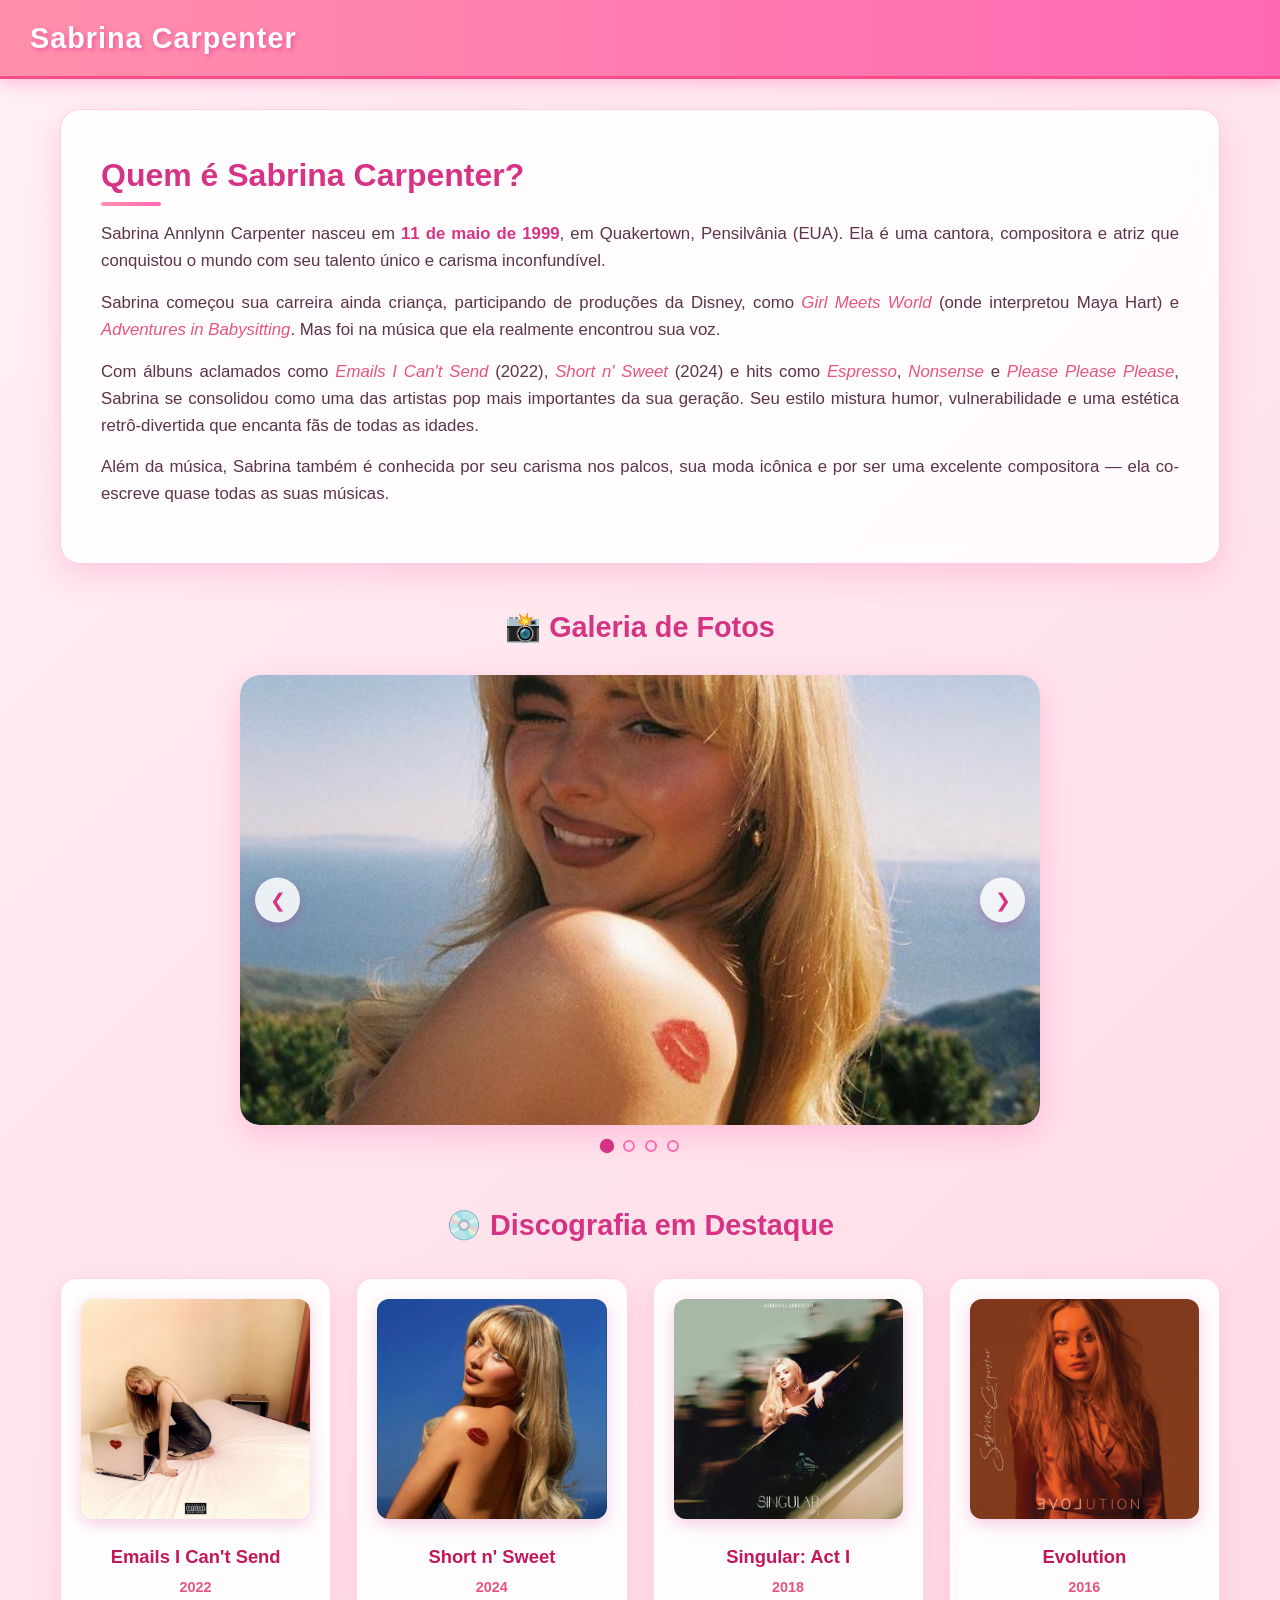
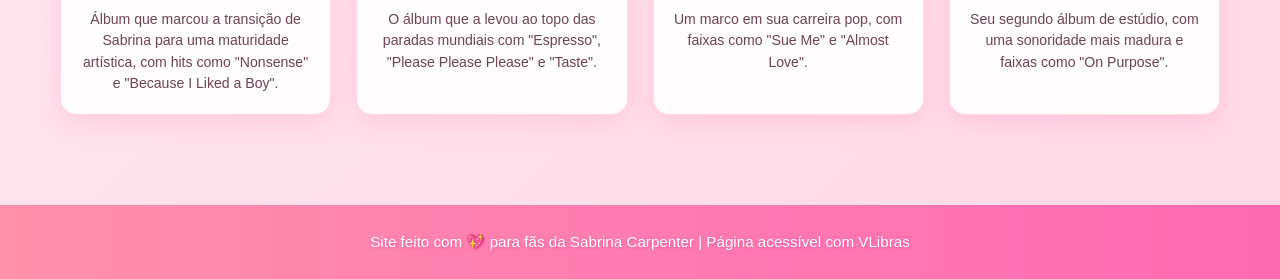
<file: index.html>
<!DOCTYPE html>
<html lang="pt-BR">

<head>
    <meta charset="UTF-8">
    <meta name="viewport" content="width=device-width, initial-scale=1.0">
    <title>Sabrina Carpenter - Página Acessível</title>
    <link rel="stylesheet" href="styles.css">
    <script src="https://vlibras.gov.br/app/vlibras-plugin.js"></script>
</head>

<body>
    <header>
        <h1>Sabrina Carpenter</h1>
        <div id="accessibility-tools">
            <div vw class="enabled">
                <div vw-access-button class="active"></div>
                <div vw-plugin-wrapper>
                    <div class="vw-plugin-top-wrapper"></div>
                </div>
            </div>
        </div>
    </header>

    <main>
        <!-- SEÇÃO HERO / BIOGRAFIA -->
        <section class="hero">
            <div class="hero-content">
                <h2>Quem é Sabrina Carpenter?</h2>
                <p>
                    Sabrina Annlynn Carpenter nasceu em <strong>11 de maio de 1999</strong>, em Quakertown, Pensilvânia
                    (EUA).
                    Ela é uma cantora, compositora e atriz que conquistou o mundo com seu talento único e carisma
                    inconfundível.
                </p>
                <p>
                    Sabrina começou sua carreira ainda criança, participando de produções da Disney, como <em>Girl Meets
                        World</em>
                    (onde interpretou Maya Hart) e <em>Adventures in Babysitting</em>. Mas foi na música que ela
                    realmente
                    encontrou sua voz.
                </p>
                <p>
                    Com álbuns aclamados como <em>Emails I Can't Send</em> (2022), <em>Short n' Sweet</em> (2024) e hits
                    como
                    <em>Espresso</em>, <em>Nonsense</em> e <em>Please Please Please</em>, Sabrina se consolidou como uma
                    das
                    artistas pop mais importantes da sua geração. Seu estilo mistura humor, vulnerabilidade e uma
                    estética
                    retrô-divertida que encanta fãs de todas as idades.
                </p>
                <p>
                    Além da música, Sabrina também é conhecida por seu carisma nos palcos, sua moda icônica e por ser
                    uma
                    excelente compositora — ela co-escreve quase todas as suas músicas.
                </p>
            </div>
        </section>

        <!-- SEÇÃO CARROSSEL DE FOTOS -->
        <section class="carousel-section">
            <h2>📸 Galeria de Fotos</h2>
            <div class="carousel-container">
                <button class="carousel-btn prev" onclick="moveSlide(-1)">&#10094;</button>
                <div class="carousel-track-container">
                    <ul class="carousel-track">
                        <li class="carousel-slide current-slide">
                            <img src="img/sabrina/1.jpg"
                                alt="Sabrina Carpenter - Foto 1"
                                onerror="this.src='https://via.placeholder.com/600x400/FFB6C1/ffffff?text=Sabrina+Carpenter+1'">
                        </li>
                        <li class="carousel-slide">
                            <img src="img/sabrina/2.jpg"
                                alt="Sabrina Carpenter - Foto 2"
                                onerror="this.src='https://via.placeholder.com/600x400/DDA0DD/ffffff?text=Sabrina+Carpenter+2'">
                        </li>
                        <li class="carousel-slide">
                            <img src="img/sabrina/3.jpg"
                                alt="Sabrina Carpenter - Foto 3"
                                onerror="this.src='https://via.placeholder.com/600x400/FFDAB9/ffffff?text=Sabrina+Carpenter+3'">
                        </li>
                        <li class="carousel-slide">
                            <img src="img/sabrina/4.jpg"
                                alt="Sabrina Carpenter - Foto 4"
                                onerror="this.src='https://via.placeholder.com/600x400/E6E6FA/ffffff?text=Sabrina+Carpenter+4'">
                        </li>
                    </ul>
                </div>
                <button class="carousel-btn next" onclick="moveSlide(1)">&#10095;</button>
            </div>
            <div class="carousel-nav">
                <button class="carousel-indicator current-indicator" onclick="currentSlide(0)"></button>
                <button class="carousel-indicator" onclick="currentSlide(1)"></button>
                <button class="carousel-indicator" onclick="currentSlide(2)"></button>
                <button class="carousel-indicator" onclick="currentSlide(3)"></button>
            </div>
        </section>

        <!-- SEÇÃO CAPAS DE ÁLBUNS -->
        <section class="albums-section">
            <h2>💿 Discografia em Destaque</h2>
            <div class="albums-grid">
                <div class="album-card">
                    <div class="album-cover">
                        <img src="img/albuns/emails.jpg"
                            alt="Capa do álbum Emails I Can't Send"
                            onerror="this.src='https://via.placeholder.com/300x300/FFB6C1/ffffff?text=Emails+I+Cant+Send'">
                    </div>
                    <h3>Emails I Can't Send</h3>
                    <p class="album-year">2022</p>
                    <p class="album-desc">Álbum que marcou a transição de Sabrina para uma maturidade artística, com
                        hits como "Nonsense" e "Because I Liked a Boy".</p>
                </div>
                <div class="album-card">
                    <div class="album-cover">
                        <img src="img/albuns/short.jpg"
                            alt="Capa do álbum Short n' Sweet"
                            onerror="this.src='https://via.placeholder.com/300x300/DDA0DD/ffffff?text=Short+n+Sweet'">
                    </div>
                    <h3>Short n' Sweet</h3>
                    <p class="album-year">2024</p>
                    <p class="album-desc">O álbum que a levou ao topo das paradas mundiais com "Espresso", "Please
                        Please Please" e "Taste".</p>
                </div>
                <div class="album-card">
                    <div class="album-cover">
                        <img src="img/albuns/singular.jpg"
                            alt="Capa do álbum Singular: Act I"
                            onerror="this.src='https://via.placeholder.com/300x300/FFDAB9/ffffff?text=Singular+Act+I'">
                    </div>
                    <h3>Singular: Act I</h3>
                    <p class="album-year">2018</p>
                    <p class="album-desc">Um marco em sua carreira pop, com faixas como "Sue Me" e "Almost Love".</p>
                </div>
                <div class="album-card">
                    <div class="album-cover">
                        <img src="img/albuns/evolution.jpg"
                            alt="Capa do álbum Evolution"
                            onerror="this.src='https://via.placeholder.com/300x300/E6E6FA/ffffff?text=Evolution'">
                    </div>
                    <h3>Evolution</h3>
                    <p class="album-year">2016</p>
                    <p class="album-desc">Seu segundo álbum de estúdio, com uma sonoridade mais madura e faixas como "On
                        Purpose".</p>
                </div>
            </div>
        </section>
    </main>

    <footer>
        <p>Site feito com 💖 para fãs da Sabrina Carpenter | Página acessível com VLibras</p>
    </footer>

    <script>
        new window.VLibras.Widget('https://vlibras.gov.br/app');
    </script>
    <script src="script.js"></script>
</body>

</html>
</file>
<file: styles.css>
/* ===== RESET E ESTILOS GLOBAIS ===== */
* {
    margin: 0;
    padding: 0;
    box-sizing: border-box;
}

body {
    font-family: 'Segoe UI', Arial, sans-serif;
    line-height: 1.6;
    color: #4a2c3a;
    background: linear-gradient(135deg, #fff0f5 0%, #ffe4ec 50%, #ffd9e6 100%);
    min-height: 100vh;
}

/* ===== HEADER ===== */
header {
    display: flex;
    justify-content: space-between;
    align-items: center;
    background: linear-gradient(90deg, #ff8fab 0%, #ff69b4 100%);
    padding: 15px 30px;
    border-bottom: 3px solid #ff4d88;
    position: sticky;
    top: 0;
    z-index: 100;
    box-shadow: 0 4px 15px rgba(255, 105, 180, 0.4);
}

h1 {
    margin: 0;
    color: #ffffff;
    font-size: 1.8rem;
    text-shadow: 2px 2px 4px rgba(199, 21, 133, 0.4);
    letter-spacing: 1px;
}

#accessibility-tools button {
    background-color: #007bff;
    color: white;
    border: none;
    padding: 10px;
    margin-left: 10px;
    cursor: pointer;
    border-radius: 5px;
}

#accessibility-tools button:hover {
    background-color: #0056b3;
}

/* ===== MAIN ===== */
main {
    max-width: 1200px;
    margin: 0 auto;
    padding: 30px 20px;
}

/* ===== SEÇÃO HERO / BIOGRAFIA ===== */
.hero {
    background: rgba(255, 255, 255, 0.85);
    backdrop-filter: blur(10px);
    border-radius: 20px;
    padding: 40px;
    margin-bottom: 40px;
    box-shadow: 0 10px 30px rgba(255, 105, 180, 0.25);
    border: 1px solid rgba(255, 182, 193, 0.6);
}

.hero h2 {
    font-size: 2rem;
    color: #d63384;
    margin-bottom: 20px;
    position: relative;
    display: inline-block;
}

.hero h2::after {
    content: '';
    position: absolute;
    bottom: -5px;
    left: 0;
    width: 60px;
    height: 4px;
    background: linear-gradient(90deg, #ff8fab, #ff69b4);
    border-radius: 2px;
}

.hero p {
    margin-bottom: 15px;
    font-size: 1.05rem;
    color: #5c3348;
    text-align: justify;
}

.hero strong {
    color: #d63384;
}

.hero em {
    color: #e75480;
    font-style: italic;
}

/* ===== SEÇÃO CARROSSEL ===== */
.carousel-section {
    margin-bottom: 50px;
    text-align: center;
}

.carousel-section h2 {
    font-size: 1.8rem;
    color: #d63384;
    margin-bottom: 25px;
}

.carousel-container {
    position: relative;
    max-width: 800px;
    margin: 0 auto;
    overflow: hidden;
    border-radius: 20px;
    box-shadow: 0 10px 30px rgba(255, 105, 180, 0.3);
}

.carousel-track-container {
    overflow: hidden;
    border-radius: 20px;
}

.carousel-track {
    display: flex;
    list-style: none;
    transition: transform 0.5s ease-in-out;
}

.carousel-slide {
    min-width: 100%;
}

.carousel-slide img {
    width: 100%;
    height: 450px;
    object-fit: cover;
    display: block;
}

.carousel-btn {
    position: absolute;
    top: 50%;
    transform: translateY(-50%);
    background: rgba(255, 255, 255, 0.85);
    border: none;
    width: 45px;
    height: 45px;
    border-radius: 50%;
    font-size: 1.2rem;
    cursor: pointer;
    z-index: 10;
    color: #d63384;
    box-shadow: 0 4px 10px rgba(199, 21, 133, 0.25);
    transition: all 0.3s ease;
}

.carousel-btn:hover {
    background: #ff69b4;
    color: #fff;
    transform: translateY(-50%) scale(1.1);
}

.carousel-btn.prev {
    left: 15px;
}

.carousel-btn.next {
    right: 15px;
}

.carousel-nav {
    display: flex;
    justify-content: center;
    gap: 10px;
    margin-top: 15px;
}

.carousel-indicator {
    width: 12px;
    height: 12px;
    border-radius: 50%;
    border: 2px solid #ff69b4;
    background: transparent;
    cursor: pointer;
    transition: all 0.3s ease;
}

.carousel-indicator.current-indicator {
    background: #d63384;
    border-color: #d63384;
    transform: scale(1.2);
}

/* ===== SEÇÃO ÁLBUNS ===== */
.albums-section {
    margin-bottom: 40px;
}

.albums-section h2 {
    font-size: 1.8rem;
    color: #d63384;
    margin-bottom: 30px;
    text-align: center;
}

.albums-grid {
    display: grid;
    grid-template-columns: repeat(auto-fit, minmax(240px, 1fr));
    gap: 25px;
}

.album-card {
    background: rgba(255, 255, 255, 0.9);
    border-radius: 16px;
    padding: 20px;
    text-align: center;
    box-shadow: 0 8px 25px rgba(255, 105, 180, 0.2);
    transition: transform 0.3s ease, box-shadow 0.3s ease;
    border: 1px solid rgba(255, 182, 193, 0.5);
}

.album-card:hover {
    transform: translateY(-8px);
    box-shadow: 0 15px 35px rgba(255, 105, 180, 0.4);
}

.album-cover img {
    width: 100%;
    height: 220px;
    object-fit: cover;
    border-radius: 12px;
    margin-bottom: 15px;
    box-shadow: 0 5px 15px rgba(199, 21, 133, 0.2);
}

.album-card h3 {
    font-size: 1.15rem;
    color: #c2185b;
    margin-bottom: 5px;
}

.album-year {
    font-size: 0.9rem;
    color: #e75480;
    font-weight: bold;
    margin-bottom: 10px;
}

.album-desc {
    font-size: 0.88rem;
    color: #6d4355;
    line-height: 1.5;
}

/* ===== FOOTER ===== */
footer {
    text-align: center;
    padding: 25px;
    background: linear-gradient(90deg, #ff8fab 0%, #ff69b4 100%);
    color: #ffffff;
    font-size: 0.95rem;
    margin-top: 20px;
    text-shadow: 1px 1px 3px rgba(199, 21, 133, 0.3);
}

footer p {
    margin: 0;
}

/* ===== RESPONSIVIDADE ===== */
@media (max-width: 768px) {
    header {
        flex-direction: column;
        gap: 10px;
        text-align: center;
        padding: 15px;
    }

    h1 {
        font-size: 1.4rem;
    }

    .hero {
        padding: 25px;
    }

    .hero h2 {
        font-size: 1.5rem;
    }

    .carousel-slide img {
        height: 280px;
    }

    .albums-grid {
        grid-template-columns: repeat(auto-fit, minmax(160px, 1fr));
        gap: 15px;
    }

    .album-cover img {
        height: 160px;
    }

    .carousel-btn {
        width: 35px;
        height: 35px;
        font-size: 1rem;
    }
}

@media (max-width: 480px) {
    .carousel-slide img {
        height: 220px;
    }

    .albums-grid {
        grid-template-columns: 1fr 1fr;
        gap: 12px;
    }

    .album-card {
        padding: 12px;
    }

    .album-card h3 {
        font-size: 0.95rem;
    }

    .album-desc {
        font-size: 0.78rem;
    }
}
</file>
